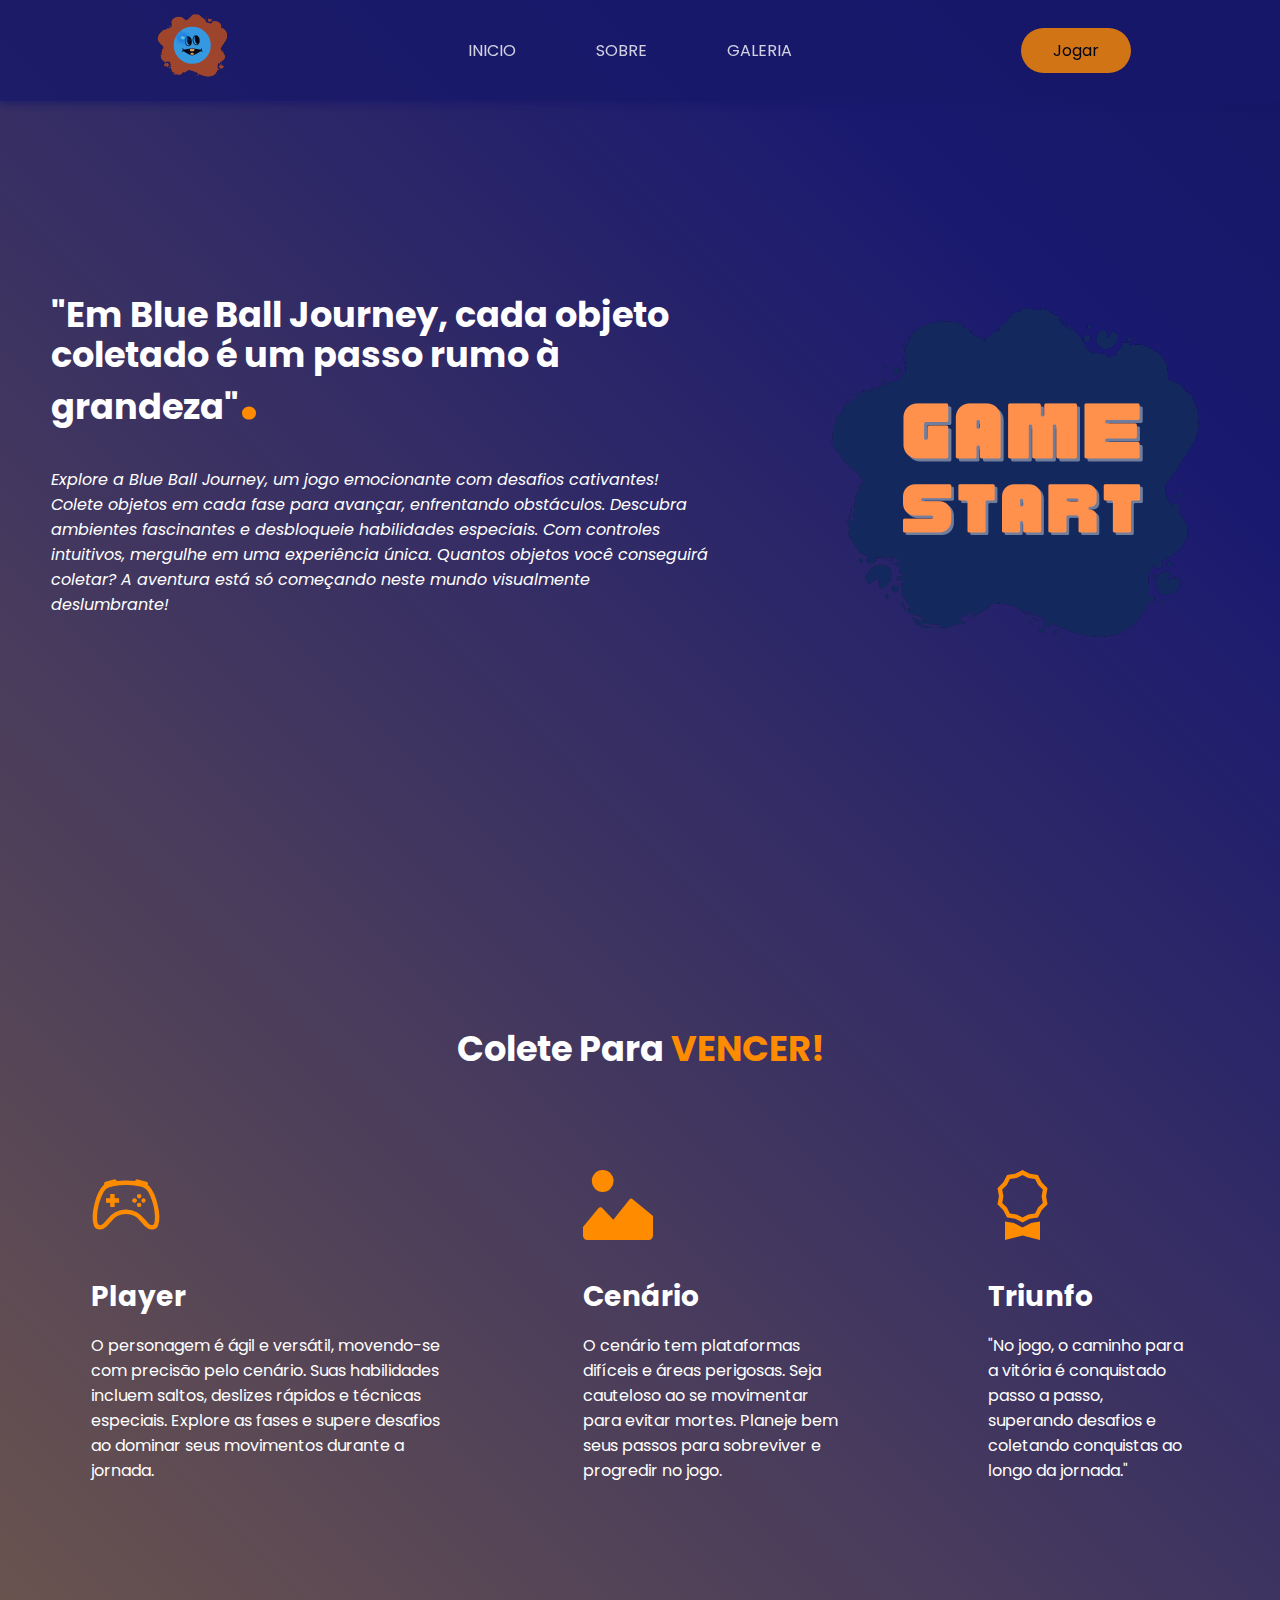
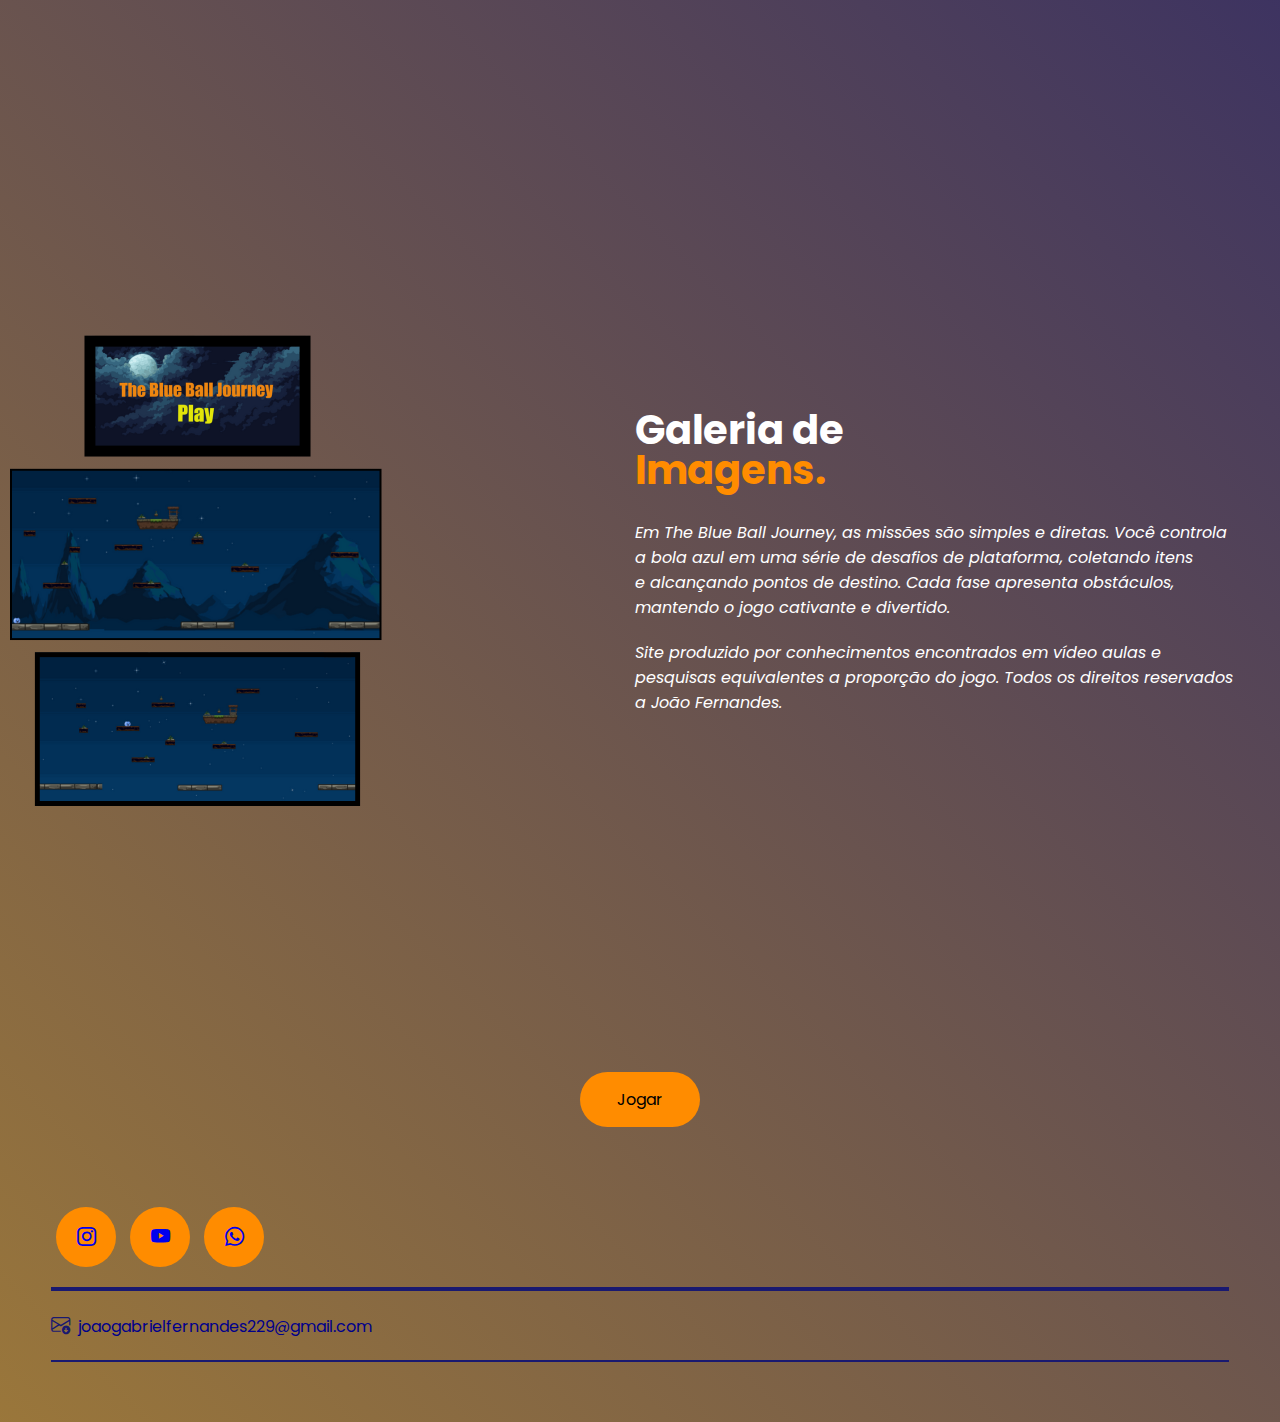
<file: index.html>
<!DOCTYPE html>
<html lang="pt-br">

<head>
    <link rel="shortcut icon" href="assets/logo rodape02.png">
    <meta charset="UTF-8">
    <meta name="viewport" content="width=device-width, initial-scale=1.0">
    <!--codigo google fonts-->
    <link rel="preconnect" href="https://fonts.googleapis.com">
    <link rel="preconnect" href="https://fonts.gstatic.com" crossorigin>
    <link
        href="https://fonts.googleapis.com/css2?family=Poppins:ital,wght@0,100;0,200;0,300;0,400;0,500;0,600;0,700;0,800;0,900;1,100;1,200;1,300;1,400;1,500;1,600;1,700;1,800;1,900&display=swap"
        rel="stylesheet">
    <!--fim do google fonts-->
    <!--bootstrap icone-->
    <link rel="stylesheet" href="https://cdn.jsdelivr.net/npm/bootstrap-icons@1.11.3/font/bootstrap-icons.min.css">
    <!--fim bootstrap icone-->
    <link rel="stylesheet" href="styles/style.css">
    <title>The Blue Ball Journey</title>
</head>
<body>
    <header>
        <div class="interface">
            <div class="logo">
                <a href="">
                    <img src="assets/logo rodape02.png" alt="Logo do Jogo">
                </a>
            </div><!---logo-->
            <div class="menu-bar">
                <a href="" title="Menu" class="menu" onclick="mostrar()" >
                    <img src="assets/menu.png" alt="menu" title="Menu">
                </a>
            </div>
            <nav> <!-- adicionar links menu -->
                <ul>
                    <li><a href="#section-inicio">INICIO</a></li>
                    <li><a href="#section-especialidades">SOBRE</a></li>
                    <li><a href="#section-sobre">GALERIA</a></li>
                </ul>
            </nav> <!-- adicionar links menu -->
            <div class="btn-social-jogar">
                <a href="#">
                    <button id="btnJogar">Jogar</button>
                </a>
            </div>
        </div><!--interface-->
    </header>
    <!--conteudo principal do site-->
    <main class="container">
        <section class="topo-do-site" id="section-inicio">
            <div class="interface"> <!--elementos que farão parte do topo do site-->
                <div class="flex">
                    <div class="txt-topo-site"> <!--lado esquerdo do site, onde ficara os textos-->
                        <h1>"Em Blue Ball Journey, cada objeto coletado é um passo rumo à grandeza"<span>.</span></h1>
                        <p> <em>Explore a Blue Ball Journey, um jogo emocionante com desafios cativantes! Colete objetos
                                em cada fase para avançar, enfrentando obstáculos. Descubra ambientes fascinantes e
                                desbloqueie habilidades especiais. Com controles intuitivos, mergulhe em uma experiência
                                única. Quantos objetos você conseguirá coletar? A aventura está só começando neste mundo
                                visualmente deslumbrante!
                        </p></em>
                    </div><!--div-txt-topo-site-->
                    <div class="img-topo-site"> <!--imagem flutuante-->
                        <img src="assets/The Blue Ball Journey06.png" alt="Player Jogo">
                    </div> <!--img-topo-site-imagem flutuante-->
                </div> <!--flex-->
            </div><!--div interface-->
        </section><!--topo do site-->
        <section id="section-especialidades" class="especialidades"> <!-- adicionando auto rolagem com id -->
            <div class="interface-especialidades">
                <h2 class="titulo">Colete Para <span>VENCER!</span></h2>
                <div class="flex">
                    <div class="especialidades-box">
                        <i class="bi bi-controller"></i>
                        <h3>Player</h3>
                        <p>O personagem é ágil e versátil, movendo-se com precisão pelo cenário. Suas habilidades
                            incluem saltos, deslizes rápidos e técnicas especiais. Explore as fases e supere desafios ao
                            dominar seus movimentos durante a jornada.</p>
                    </div><!--especialidade-box-->
                    <div class="especialidades-box">
                        <i class="bi bi-image-alt"></i>
                        <h3>Cenário</h3>
                        <p>O cenário tem plataformas difíceis e áreas perigosas. Seja cauteloso ao se movimentar para
                            evitar mortes. Planeje bem seus passos para sobreviver e progredir no jogo.</p>
                    </div><!--especialidades-box-->
                    <div class="especialidades-box">
                        <i class="bi bi-award"></i>
                        <h3>Triunfo</h3>
                        <p>"No jogo, o caminho para a vitória é conquistado passo a passo, superando desafios e
                            coletando conquistas ao longo da jornada."</p>
                    </div><!--especialidades-box-->
                </div><!--flex-->
            </div><!--interface-->
        </section><!--especialidades-->
        <section id="section-sobre" class="sobre">
            <div class="interface">
                <div class="flex">
                    <div class="img-sobre">
                        <img src="assets/imagensgame4.png" alt="Imagens do jogo" />
                    </div><!--img-sobre-->
                    <div class="txt-sobre">
                        <h2>Galeria de<span>Imagens.</span></h2>
                        <P><i>Em The Blue Ball Journey, as missões são simples e diretas. Você controla<br> a bola azul em
                                uma série de desafios de plataforma, coletando itens<br> e alcançando pontos de destino.
                                Cada fase apresenta obstáculos, <br>mantendo o jogo cativante e divertido.
                        </P></i>
                        <p><i>Site produzido por conhecimentos encontrados em vídeo aulas e <br>pesquisas equivalentes a
                                proporção do jogo. Todos os direitos reservados <br>a João Fernandes.
                        </p></i>
                    </div> <!--txt-sobre-->
                </div><!--flex-->
            </div>
             <!--interface-->
        </section>
        <div class="btn-social-jogar-main">
            <a href="#">
                <button id="btnJogar2">Jogar</button>
            </a>
        </div>
    </main>
    <footer> <!--rodapé-->
        <div class="interface">
            <div class="line-footer">
                <div class="btn-social"> <!--adicionando link aos botões-->
                    <button><a href="https://www.instagram.com/joaog_gfernandes/" target="_blank"><i
                                class="bi bi-instagram"></i></a></button>
                    <button><a href="https://www.youtube.com/" target="_blank"><i
                                class="bi bi-youtube"></i></a></button>
                    <button><a href="https://wa.me/5544999208540?text=Fala+Comigo%21" target="_blank"><i
                                class="bi bi-whatsapp"></i></a></button>
                </div> <!--adicionando link aos botões-->
            </div>
            <div class="line-footer borda">
                <p><i class="bi bi-envelope-arrow-down"></i><a
                        href="mailto:joaogabrielfernandes229@gmail.com">joaogabrielfernandes229@gmail.com</a></p>
            </div>
        </div>
    </footer> <!-- fim do rodapé -->
</body>
<!--adcionando menu mobile-->
<script>  
    function mostrar() {
        event.preventDefault();
        document.querySelector("nav").classList.toggle("mostrar");
        console.log("chamou");
    }

    document.addEventListener("DOMContentLoaded", function() {
    var btnJogar = document.getElementById("btnJogar");
    btnJogar.addEventListener("click", function() {
        window.location.href = "game/ProjetoTeste02/index.html"; // Substitua com o caminho correto para o jogo
    });

    document.addEventListener("DOMContentLoaded", function() {
    var btnJogar = document.getElementById("btnJogar2");
    btnJogar.addEventListener("click", function() {
        window.location.href = "game/ProjetoTeste02/index.html"; // Substitua com o caminho correto para o jogo
    });
});
});
</script>
</html>
</file>
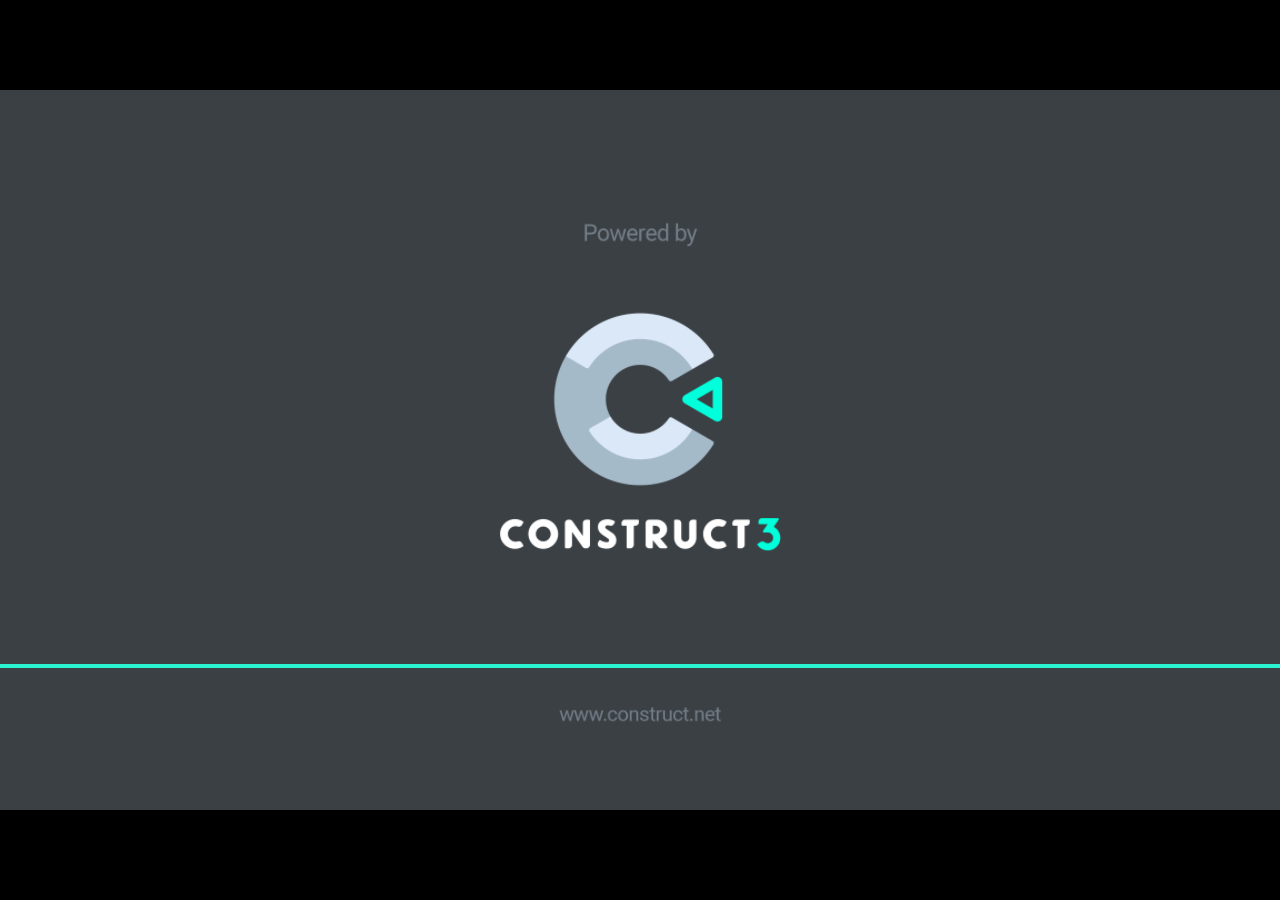
<file: game/ProjetoTeste02/index.html>
<!DOCTYPE html>
<html>
<head>
<meta charset="UTF-8">
<title>The Blue Ball Journey</title>
<meta name="viewport" content="width=device-width, initial-scale=1.0, maximum-scale=1.0, minimum-scale=1.0, user-scalable=no">

<meta name="generator" content="Scirra Construct">

	<link rel="manifest" href="appmanifest.json">
	<link rel="apple-touch-icon" sizes="128x128" href="icons/icon-128.png">
	<link rel="apple-touch-icon" sizes="256x256" href="icons/icon-256.png">
	<link rel="apple-touch-icon" sizes="512x512" href="icons/icon-512.png">
	<link rel="icon" type="image/png" href="icons/icon-512.png">

<link rel="stylesheet" href="style.css">


</head>
<body>

<script>
if (location.protocol.substr(0, 4) === "file")
{
	alert("Web exports won't work until you upload them. (When running on the file: protocol, browsers block many features from working for security reasons.)");
}
</script>

	<noscript>
		<div id="notSupportedWrap">
			<h2 id="notSupportedTitle">This content requires JavaScript</h2>
			<p class="notSupportedMessage">JavaScript appears to be disabled. Please enable it to view this content.</p>
		</div>
	</noscript>
	<script src="scripts/supportcheck.js"></script>
	<script src="scripts/offlineclient.js" type="module"></script>
	<script src="scripts/main.js" type="module"></script>
	<script src="scripts/register-sw.js" type="module"></script>

</body>
</html>
</file>
<file: styles/style.css>
/* estilo geral */
* {
    margin: 0%;
    padding: 0;
    box-sizing: border-box;
    font-family: "Poppins", sans-serif
}


/* adicionando auto rolagem ao menu */
html {
    scroll-behavior: smooth;
}

/*cor defundo do site (degrade)*/
body {
    margin: 0;
    padding: 0;
    background: linear-gradient(45deg, Goldenrod, midnightblue, black);
    background-size: 500% 500%;
    background-position: 0% 0%;
    height: 100vh; /* altura */
}

.content {
    max-width: 90px;
    margin: 0 auto;
    padding: 20px;
    color: white;
}


.interface-especialidades {
    max-width: 1280px;
    margin: 0 auto;
    align-items: center;
}

.flex-especialidades {
    display: flex;
    align-items: center;
}

.interface {
    max-width: 1280px;
    /*largura maxima*/
    margin: 0 auto;
}

.flex {
    display: flex;
}

/* estilizando o botão contato */
.btn-contato button {
    padding: 10px 40px;
    /* espaçamento do botão */
    font-size: 1.1rem;
    /* tamando da fonte */
    font-weight: 600;
    /* peso da fonte */
    background-color: darkorange;
    /* cor do fundo do botão */
    border: 0;
    /* retira a borda do botão */
    border-radius: 30px;
    /* adiciona borda redonda */
    cursor: pointer;
    /* Torna o cursor uma mão ao passar nos links */
}

h2.titulo {
    color: #fff;
    font-size: 2.2rem;
    text-align: center;
}

h2.titulo span {
    color: darkorange;
}

/* gerar efeito no botão contato*/
button:hover {
    box-shadow: 0px 0px 8px #dda9a9;  /* Distancia o menu da tela */
   
    transform: scale(1.05);
}


/* estilo de cabeçlho*/
header {
    padding: 10px 4%;  /* Distancia o menu da tela */
    position: fixed;
    top: 0;
    left: 0;
    width: 100%;
    z-index: 1000;
    opacity: 0.8;
    background-color: #17186A;
    box-shadow: 0 2px 8px #17186A;
}

header>.interface {
    display: flex;
    align-items: center;
    justify-content: space-around;
    margin: 0 auto;
}

header a {
    color: #FFFF;
    text-decoration: none;
    display: inline-block;
    transition: .2s;
}

/*Adiciona detalhes ao passar cursor*/
header a:hover {
    color: darkorange;
    transform: scale(1.05);
    
/* adiciona o zoom ao passar o cursor */
}

header nav ul {
    display: flex;
    list-style: none;
    align-items: center;
}

header nav ul li {
    display: inline-block;
    padding: 0 40px;
}

/*topo do site, começa aqui*/
section.topo-do-site {
    padding: 40px 4%;
    margin-top: 80px;
}

section.topo-do-site .flex {
    align-items: center;
    justify-content: center;
    gap: 90px;
    /* espaçamento entre elementos */
    margin-top: 120px;
}

.topo-do-site h1 {
    /*editando texto */
    color: #ffff;
    font-size: 2.2rem;
    line-height: 40px;
}

.topo-do-site .txt-topo-site h1 span {
    /* editando o ., tag span */
    color: darkorange;
    font-size: 4.375rem;
    /* aumenta o tamanho */
}

.topo-do-site .txt-topo-site p {
    color: #fff;
    margin: 40px 0;
}


.topo-do-site .img-topo-site img {
    position: relative;
    animation: flutuar 2s ease-in-out infinite alternate;

}

@keyframes flutuar {
    0% {
        transform: translateY(0);
    }

    50% {
        transform: translateY(-15px);
    }

    100% {
        transform: translateY(0);
    }
}

/* estilo das especialidades */
section.especialidades {
    padding: 40px 4%;
    height: 100vh;
    margin-top: 70px;
    align-content: center;
}


section.especialidades .flex {
    gap: 60px;
}

.especialidades .especialidades-box {
    color: #fff;
    padding: 40px;
    margin-top: 40px;
    border-radius: 45px;
    transition: .2s;

}

.especialidades .especialidades-box:hover {
    transform: scale(1.05);
    box-shadow: 0 0 8px rgba(255, 246, 246, 0.459)
}

.especialidades .especialidades-box i {
    font-size: 4.375rem;
    color: darkorange;
}

.especialidades .especialidades-box h3 {
    font-size: 28px;
    margin: 15px 0;
}

.flex-sobre {
    display: flex;
    gap: 225px;
    align-items: center;
}


/* estilo do sobre */

.sobre {
    margin-bottom: 50px;
    height: 100vh;
    align-content: center;
}


script.sobre {
    padding: 100px 4%;
}

section.sobre .flex {
    align-items: center;
    gap: 240px;
    height: 85vh;
}

.sobre .txt-sobre {
    color: #fff;
}

.sobre .txt-sobre h2 {
    font-size: 2.5rem;
    line-height: 40px;
    margin-bottom: 30px;
}

.sobre .txt-sobre h2 span {
    color: darkorange;
    display: block;

}

.sobre .txt-sobre p {
    margin: 20px 0;
    text-align: justify;
}

/* estilo dos botões */
.btn-social button {
    width: 60px;
    height: 60px;
    border-radius: 30px; /* borda do botão */
    border: none;
    background-color: darkorange;
    font-size: 1.2rem; /* tamanho da fonte */
    cursor: pointer;
    margin: 0 5px;
    transition: .2s;
}

.btn-social-jogar button {
    width: 110px;
    height: 45px;
    border-radius: 30px; /* borda do botão */
    border: none;
    background-color: darkorange;
    font-size: 1rem; /* tamanho da fonte */
    cursor: pointer;
    margin: 0 5px;
    transition: .2s;
}

.btn-social-jogar-main button {
    display: flex;
    justify-content: center;
    align-items: center;
    width: 120px;
    height: 55px;
    border-radius: 30px; /* borda do botão */
    border: none;
    background-color: darkorange;
    font-size: 1rem; /* tamanho da fonte */
    cursor: pointer;
    margin: 0 auto;
    transition: .2s;
}

.btn-social-jogar-main a {
    text-decoration: none;
}

.menu {
    display: flex;
    float: right;
}

/* estilo rodape */

footer {
    padding: 60px 4%;
}

footer .flex {
    justify-content: space-between;
}

footer .line-footer {
    padding: 20px 0;
    border-bottom: 2px solid midnightblue; 
}

.borda {
    border-top: 2px solid midnightblue;
}

footer .line-footer p i {
    color: midnightblue;
    font-size: 1.2rem;
}

footer .line-footer p a {
    color: darkblue;
    text-decoration: none;
    margin-left: 8px;
    
}

.menu-bar{
    display: none;
}


/*Iniciando responsividade em 1259px*/
@media screen and (max-width: 1259px) {
    /*Classes Gerais*/
    .container {
        display: flex;
        flex-direction: column;
    }

    .mostrar {
        display: block;
        align-items: center;
    }

    header {
        padding: 5px 4%;
    }

    header nav{
            display: none;
        }

    header nav ul{
        width: 100%;
        margin: 0;
        padding: 0;
        align-items: center;
        position: absolute;
        right: 50%;
        transform: translateX(50%);
        display: flex;
        z-index: 1000;
        flex-direction: column;
        top: 100%;
    }
    
    header nav ul li{
        width: 100%;
        text-align: center;
        background-color: #17186A;
        font-size: 1.2rem;
        box-sizing: border-box;
    }

    .menu-bar{
        display: block;
        margin-left: auto;
    }

    header>.interface {
        display: flex;
        justify-content: space-between;
        box-sizing: border-box;
    }

    .btn-contato {
        border-radius: 30px; /* borda do botão */
        border: none;
        background-color: darkorange;
        font-size: 1rem; /* tamanho da fonte */
        cursor: pointer;
        margin: 0 auto;
        transition: .2s;
    }

    .btn-social-jogar button {
        display: none;
    }

    .img-responsiva {
        width: 365px;
        height: 365px;
    }

    .flex {
        flex-direction: column-reverse;
    }

    section.especialidades {
        margin-top: 100px;
        height: auto;
    }

    .especialidades .especialidades-box {
        color: #fff;
        padding: 40px;
        margin-top: 25px;
        border-radius: 45px;
        transition: .2s;
    }

    section.topo-do-site {
        margin-top: 50px;
    }
    
    .sobre {
        display: flex;
        flex-direction: column-reverse;
        height: auto;
    }

    section.sobre .flex {
        align-items: center;
        margin-top: 20%;
        gap: 20px;
        height: auto;
        padding: 5%;
    }

    /*Cabeçalho*/
    body {
        margin: 0;
        padding: 0;
        background: linear-gradient(45deg, Goldenrod, midnightblue, black);
        background-size: 700% 700%;
        background-position: 0% 0%;
    }

}
</file>
<file: game/ProjetoTeste02/style.css>
html, body {
	padding: 0;
	margin: 0;
	overflow: hidden;
}

body {
	min-width: 100%;
	width: 100%;
	max-width: 100%;
	min-height: 100%;
	height: 100%;
	max-height: 100%;
	
	background: #000000;
	color: white;
}

html, body, canvas {
	touch-action-delay: none;
	touch-action: none;
}

canvas, .c3htmlwrap {
	position: absolute;
}

.c3htmlwrap {
	contain: strict;
}

.c3overlay {
	pointer-events: none;
}

.c3htmlwrap > * {
	pointer-events: auto;
}

/* HACK - work around elements being selectable only in iOS WKWebView for some reason */
html[ioswebview] .c3htmlwrap,
html[ioswebview] canvas {
	-webkit-user-select: none;
	user-select: none;
}

html[ioswebview] .c3htmlwrap > * {
	-webkit-user-select: auto;
	user-select: auto;
}

#notSupportedWrap {
	margin: 2em auto 1em auto;
	width: 75%;
	max-width: 45em;
	border: 2px solid #aaa;
	border-radius: 1em;
	padding: 2em;
	background-color: #f0f0f0;
	font-family: "Segoe UI", Frutiger, "Frutiger Linotype", "Dejavu Sans", "Helvetica Neue", Arial, sans-serif;
	color: black;
}

#notSupportedTitle {
	font-size: 1.8em;
}

.notSupportedMessage {
	font-size: 1.2em;
}

.notSupportedMessage em {
	color: #888;
}

/* bbcode styles */
.bbCodeH1 {
	font-size: 2em;
	font-weight: bold;
}

.bbCodeH2 {
	font-size: 1.5em;
	font-weight: bold;
}

.bbCodeH3 {
	font-size: 1.25em;
	font-weight: bold;
}

.bbCodeH4 {
	font-size: 1.1em;
	font-weight: bold;
}

.bbCodeItem::before {
	content: " • ";
}

/* For text icons converted to HTML: size the height to the line height
   preserving the aspect ratio. Also add position: relative as that allows
   just adding a 'top' style for the iconoffsety style. */
.c3-text-icon {
	height: 1em;
	width: auto;
	position: relative;
}

/* screen reader text */
.c3-screen-reader-text {
	position: absolute;
	width: 1px;
    height: 1px;
    overflow: hidden;
    clip: rect(1px, 1px, 1px, 1px);
}
</file>
